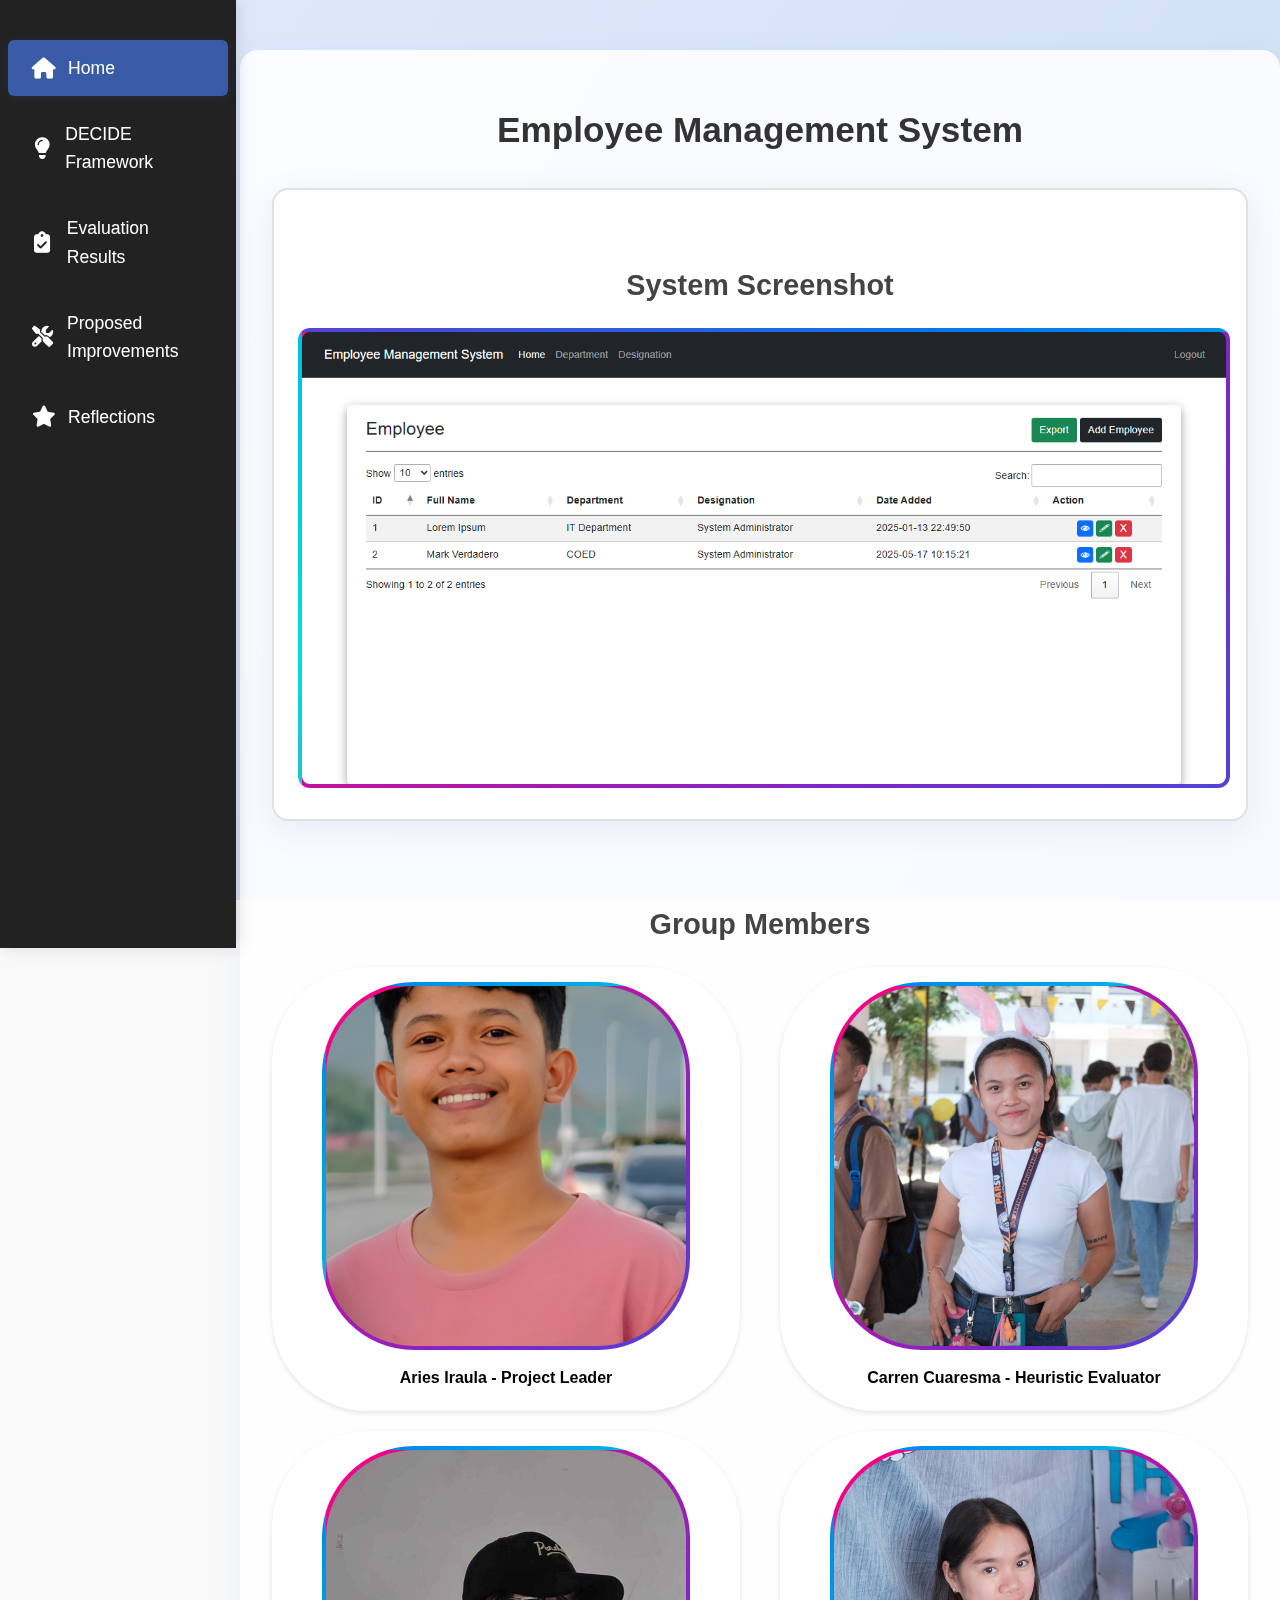
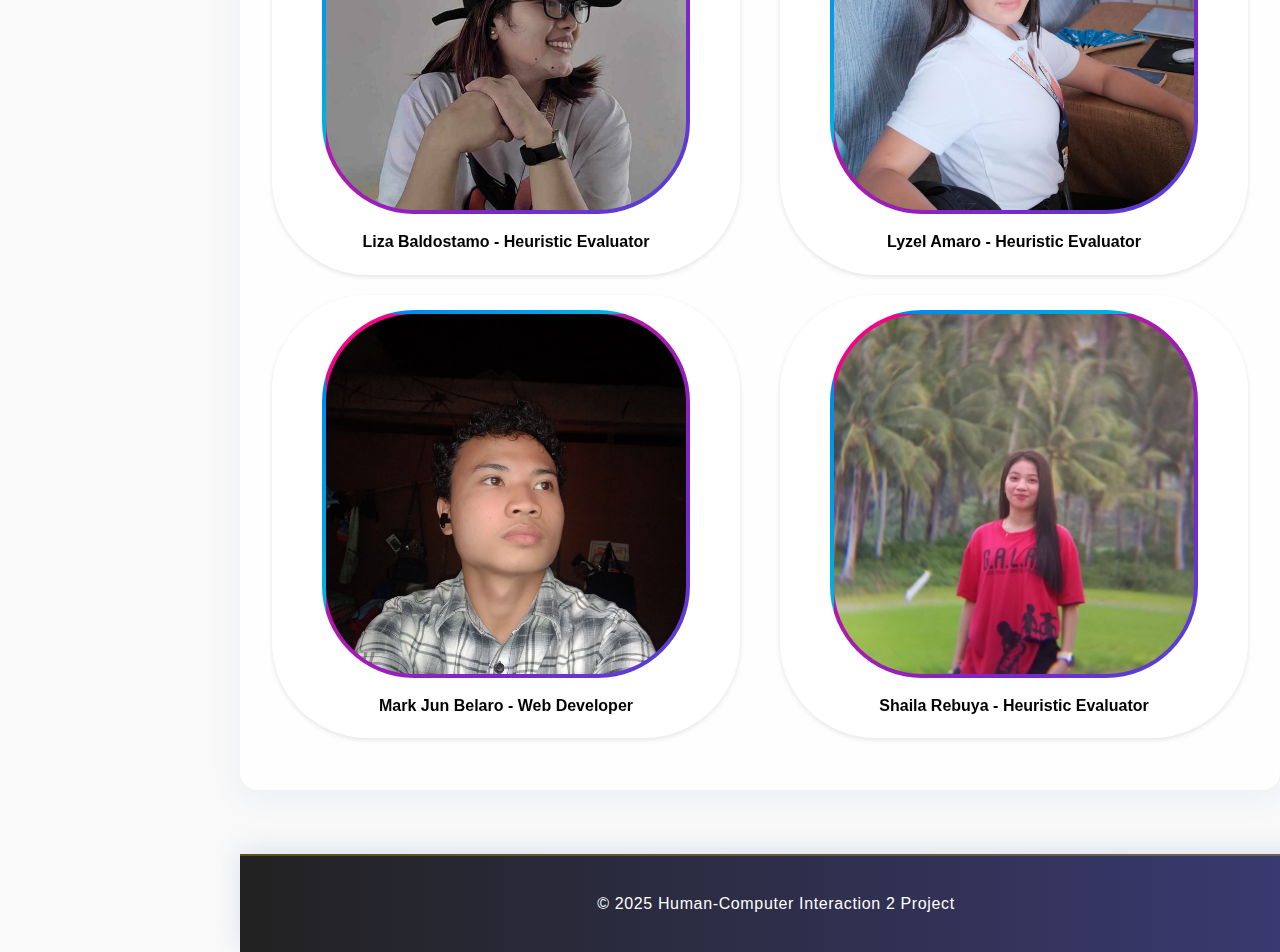
<file: index.html>
<!DOCTYPE html>
<html lang="en">
<head>
  <meta charset="UTF-8" />
  <meta name="viewport" content="width=device-width, initial-scale=1.0" />
  <title>Home | Heuristic Evaluation Report</title>
  <link rel="stylesheet" href="style.css" />
  <link rel="stylesheet" href="https://cdnjs.cloudflare.com/ajax/libs/font-awesome/6.4.2/css/all.min.css" />
</head>
<body class="home-page">
  <nav class="sidebar">
    <ul>
      <li><a href="index.html" class="active"><i class="fas fa-home"></i> Home</a></li>
      <li><a href="decide.html"><i class="fas fa-lightbulb"></i> DECIDE Framework</a></li>
      <li><a href="evaluation.html"><i class="fas fa-clipboard-check"></i> Evaluation Results</a></li>
      <li><a href="improvements.html"><i class="fas fa-tools"></i> Proposed Improvements</a></li>
      <li><a href="reflections.html"><i class="fas fa-star"></i> Reflections</a></li>
    </ul>
  </nav>
  <main>
    <h1>Employee Management System</h1>
    <div class="system-screenshot enhanced">
      <h2>System Screenshot</h2>
      <img src="Assets/System Screenshot.png" alt="System Screenshot" />
    </div>
    <div class="group-members">
      <h2>Group Members</h2>
      <div class="members-grid">
        <div class="member">
          <img src="Assets/aries iraula (2).jfif" alt="Aries Iraula" />
          <p>Aries Iraula - Project Leader</p>
        </div>
        <div class="member">
          <img src="Assets/Carren Cuaresma.jpg" alt="Carren Cuaresma" />
          <p>Carren Cuaresma - Heuristic Evaluator</p>
        </div>
        <div class="member">
          <img src="Assets/Liza Baldostamo.jpg" alt="Liza Baldostamo" />
          <p>Liza Baldostamo - Heuristic Evaluator</p>
        </div>
        <div class="member">
          <img src="Assets/Lyzel Amaro.jpg" alt="Lyzel Amaro" />
          <p>Lyzel Amaro - Heuristic Evaluator</p>
        </div>
        <div class="member">
          <img src="Assets/mark jun belaro.JPG" alt="Mark Jun Belaro" />
          <p>Mark Jun Belaro - Web Developer</p>
        </div>
        <div class="member">
          <img src="Assets/Shaila Rebuya.jfif" alt="Shaila Rebuya" />
          <p>Shaila Rebuya - Heuristic Evaluator</p>
        </div>
      </div>
    </div>
  </main>
  <footer>
    <p>&copy; 2025 Human-Computer Interaction 2 Project</p>
  </footer>
</body>
</html>
</file>
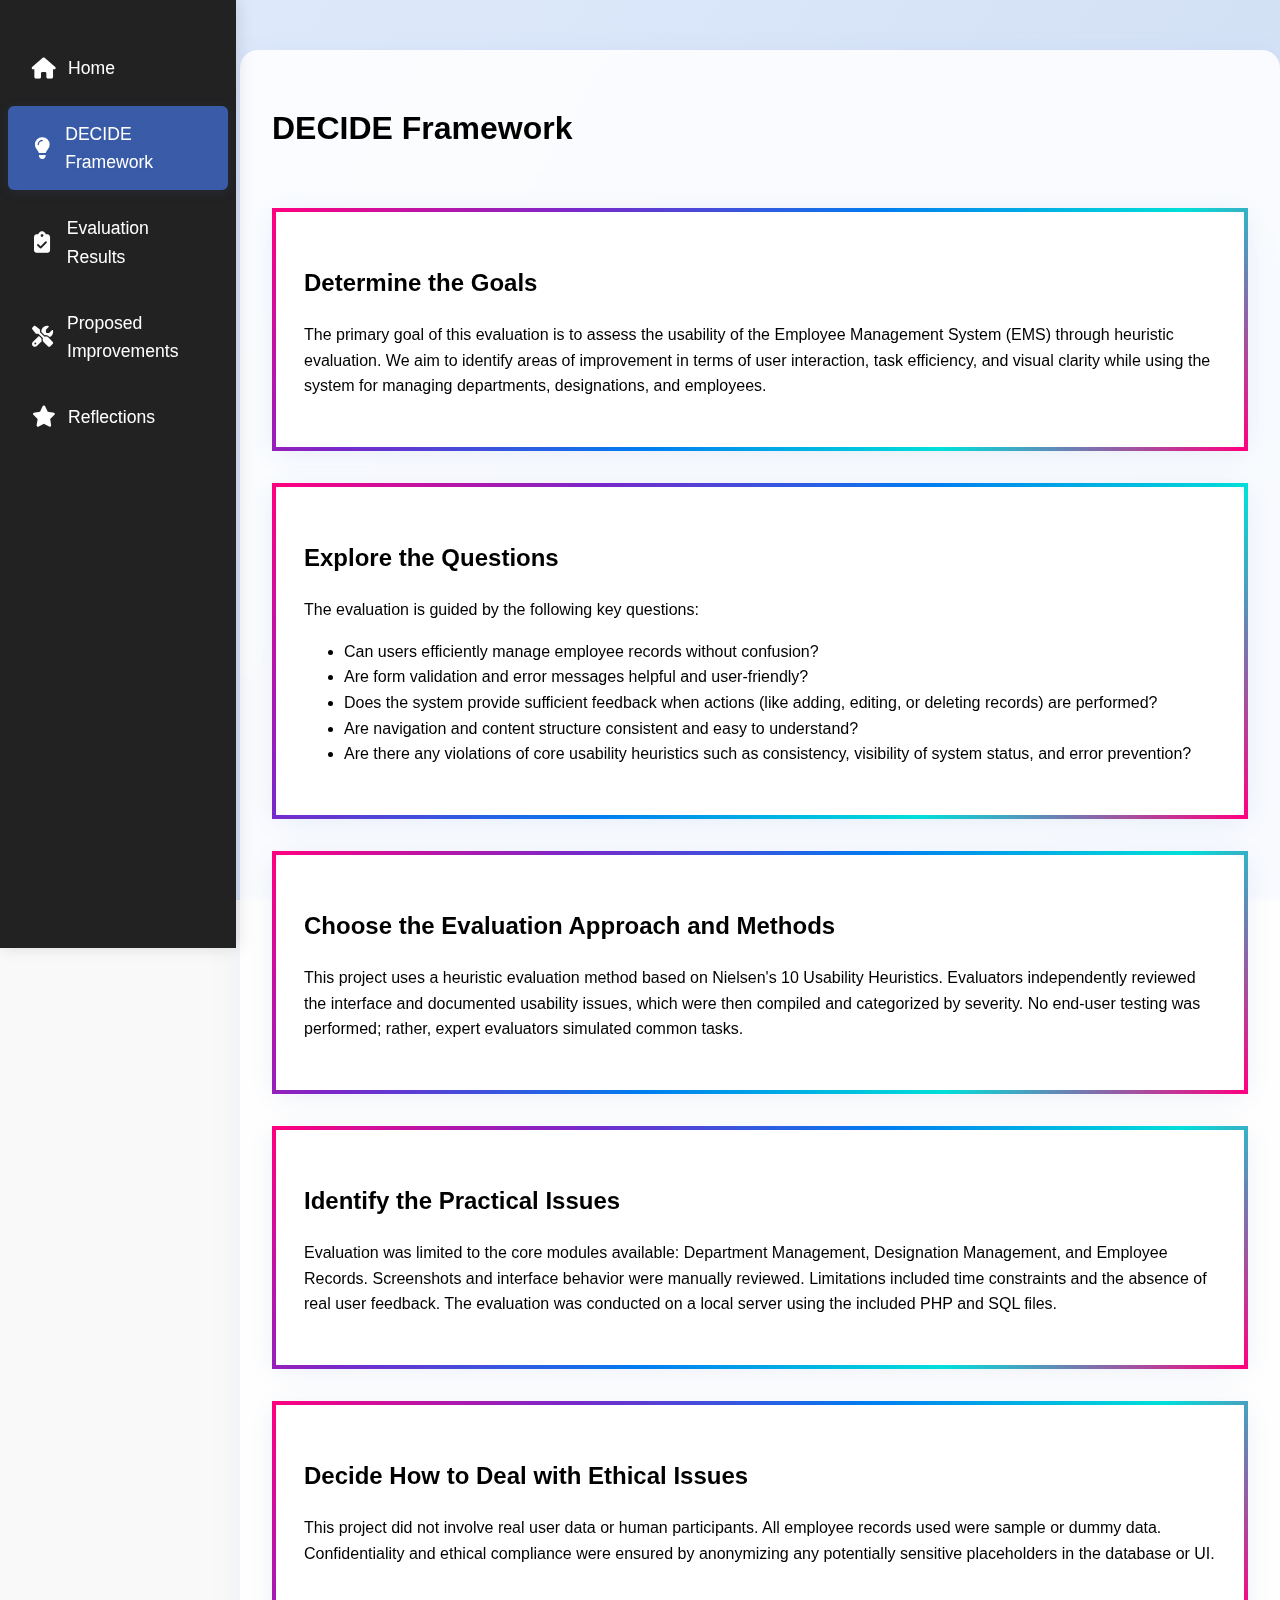
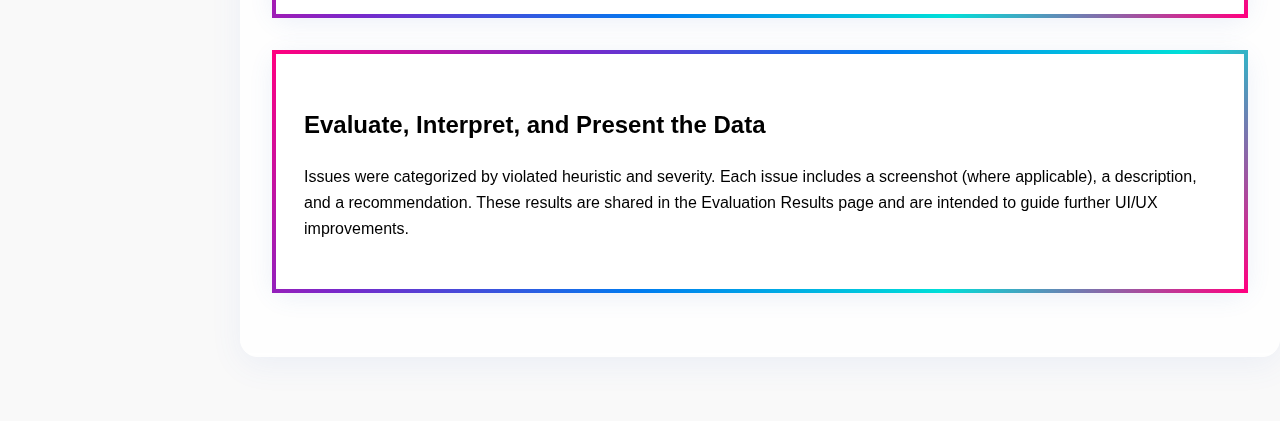
<file: decide.html>
<!DOCTYPE html>
<html lang="en">
<head>
  <meta charset="UTF-8">
  <meta name="viewport" content="width=device-width, initial-scale=1.0">
  <title>DECIDE Framework | Heuristic Evaluation Report</title>
  <link rel="stylesheet" href="style.css">
  <link rel="stylesheet" href="https://cdnjs.cloudflare.com/ajax/libs/font-awesome/6.4.2/css/all.min.css" />
</head>
<body class="decide-page">
  <nav class="sidebar">
    <ul>
      <li><a href="index.html"><i class="fas fa-home"></i> Home</a></li>
      <li><a href="decide.html" class="active"><i class="fas fa-lightbulb"></i> DECIDE Framework</a></li>
      <li><a href="evaluation.html"><i class="fas fa-clipboard-check"></i> Evaluation Results</a></li>
      <li><a href="improvements.html"><i class="fas fa-tools"></i> Proposed Improvements</a></li>
      <li><a href="reflections.html"><i class="fas fa-star"></i> Reflections</a></li>
    </ul>
  </nav>
<main>
  <h1>DECIDE Framework</h1>

  <div class="decide-cards">
    <section class="decide-card spectrum-card">
      <h2>Determine the Goals</h2>
      <p>The primary goal of this evaluation is to assess the usability of the Employee Management System (EMS) through heuristic evaluation. We aim to identify areas of improvement in terms of user interaction, task efficiency, and visual clarity while using the system for managing departments, designations, and employees.</p>
    </section>

    <section class="decide-card spectrum-card">
      <h2>Explore the Questions</h2>
      <p>The evaluation is guided by the following key questions:</p>
      <ul>
        <li>Can users efficiently manage employee records without confusion?</li>
        <li>Are form validation and error messages helpful and user-friendly?</li>
        <li>Does the system provide sufficient feedback when actions (like adding, editing, or deleting records) are performed?</li>
        <li>Are navigation and content structure consistent and easy to understand?</li>
        <li>Are there any violations of core usability heuristics such as consistency, visibility of system status, and error prevention?</li>
      </ul>
    </section>

    <section class="decide-card spectrum-card">
      <h2>Choose the Evaluation Approach and Methods</h2>
      <p>This project uses a heuristic evaluation method based on Nielsen's 10 Usability Heuristics. Evaluators independently reviewed the interface and documented usability issues, which were then compiled and categorized by severity. No end-user testing was performed; rather, expert evaluators simulated common tasks.</p>
    </section>

    <section class="decide-card spectrum-card">
      <h2>Identify the Practical Issues</h2>
      <p>Evaluation was limited to the core modules available: Department Management, Designation Management, and Employee Records. Screenshots and interface behavior were manually reviewed. Limitations included time constraints and the absence of real user feedback. The evaluation was conducted on a local server using the included PHP and SQL files.</p>
    </section>

    <section class="decide-card spectrum-card">
      <h2>Decide How to Deal with Ethical Issues</h2>
      <p>This project did not involve real user data or human participants. All employee records used were sample or dummy data. Confidentiality and ethical compliance were ensured by anonymizing any potentially sensitive placeholders in the database or UI.</p>
    </section>

    <section class="decide-card spectrum-card">
      <h2>Evaluate, Interpret, and Present the Data</h2>
      <p>Issues were categorized by violated heuristic and severity. Each issue includes a screenshot (where applicable), a description, and a recommendation. These results are shared in the Evaluation Results page and are intended to guide further UI/UX improvements.</p>
    </section>
  </div>
</main>
</body>
</html>
</file>
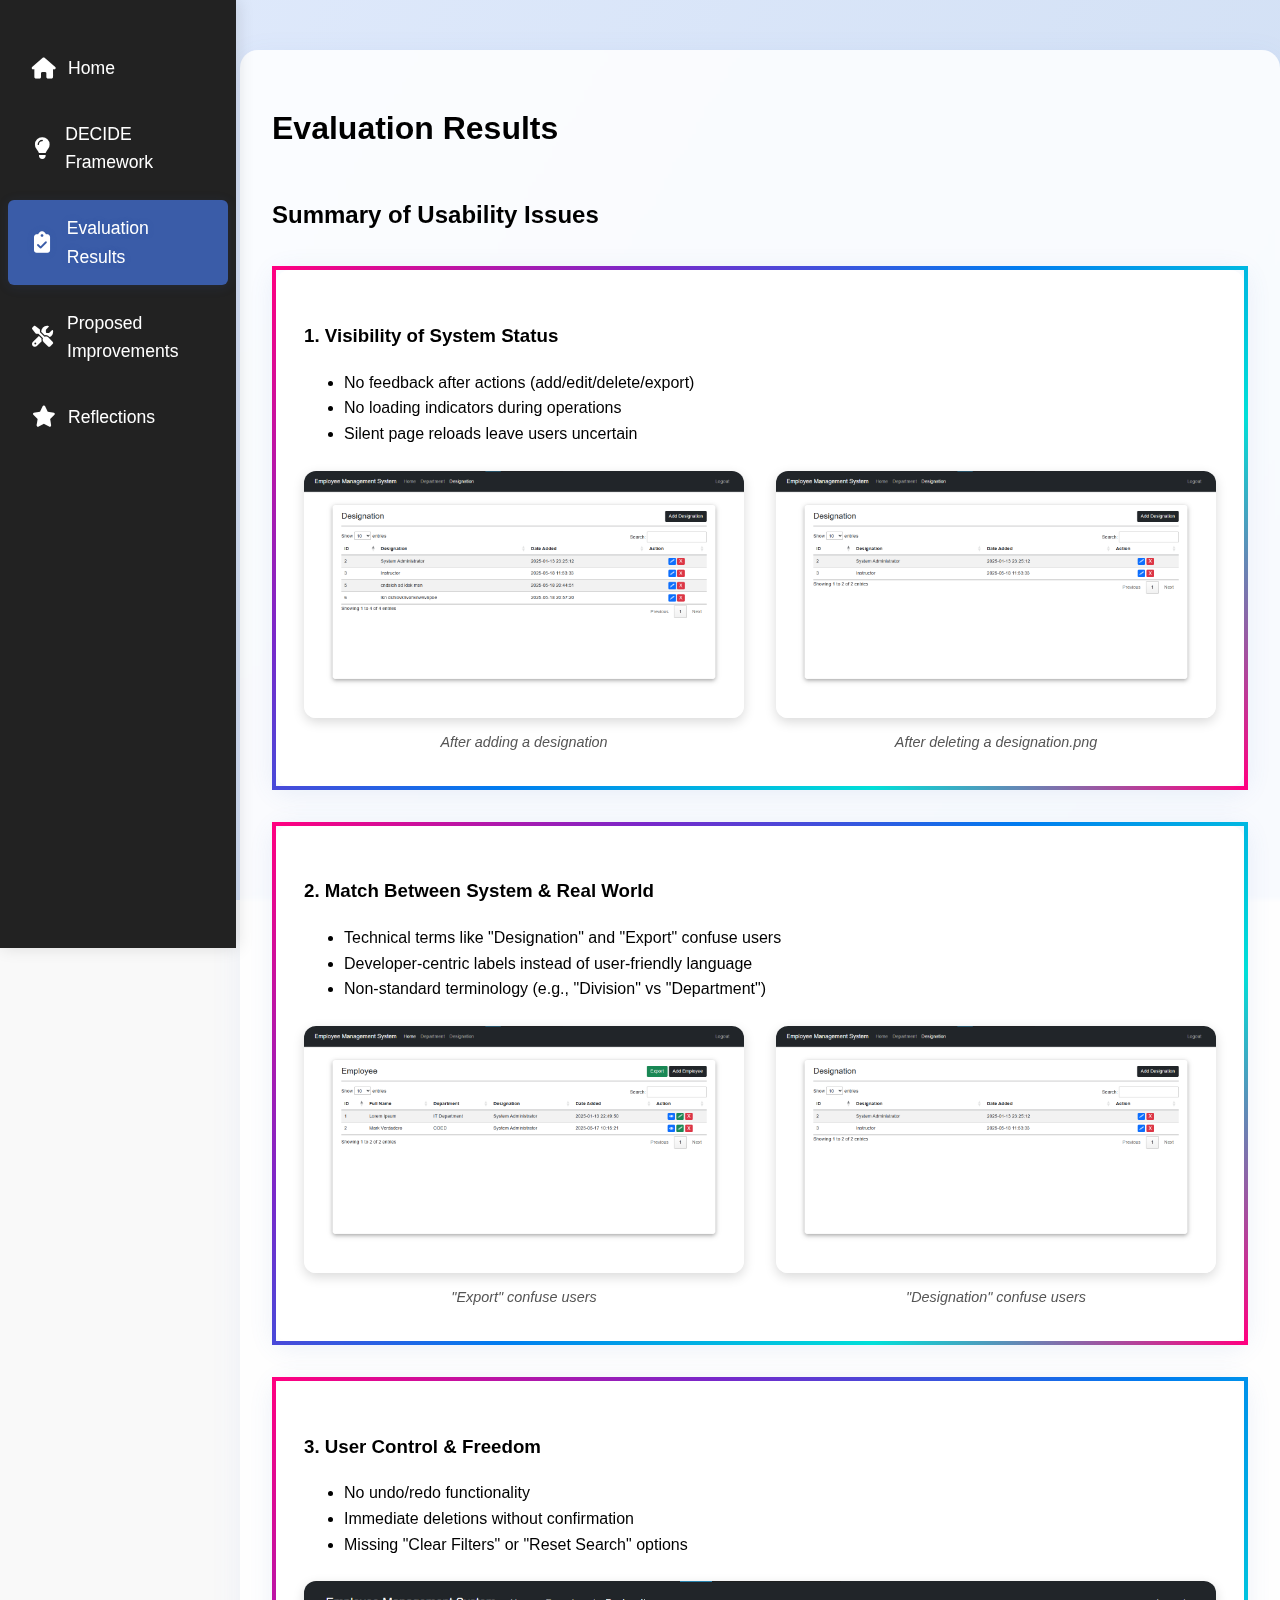
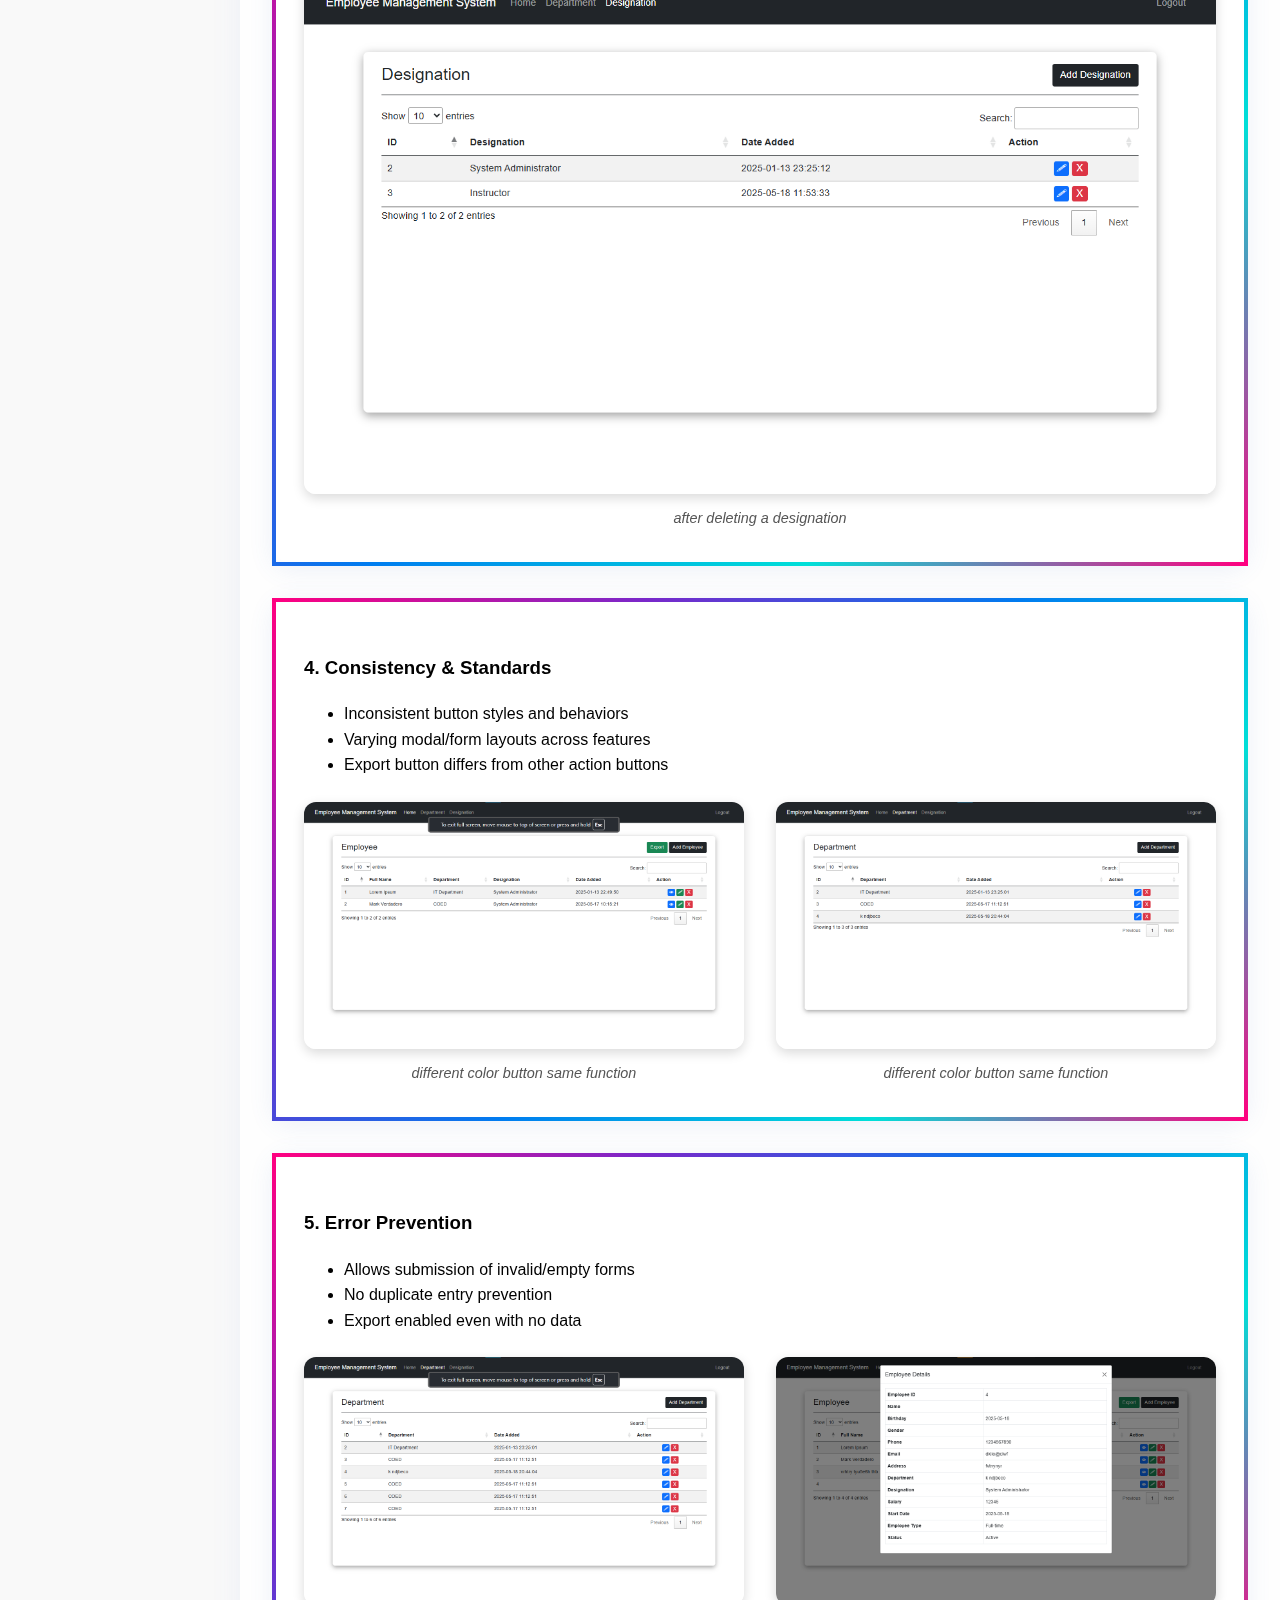
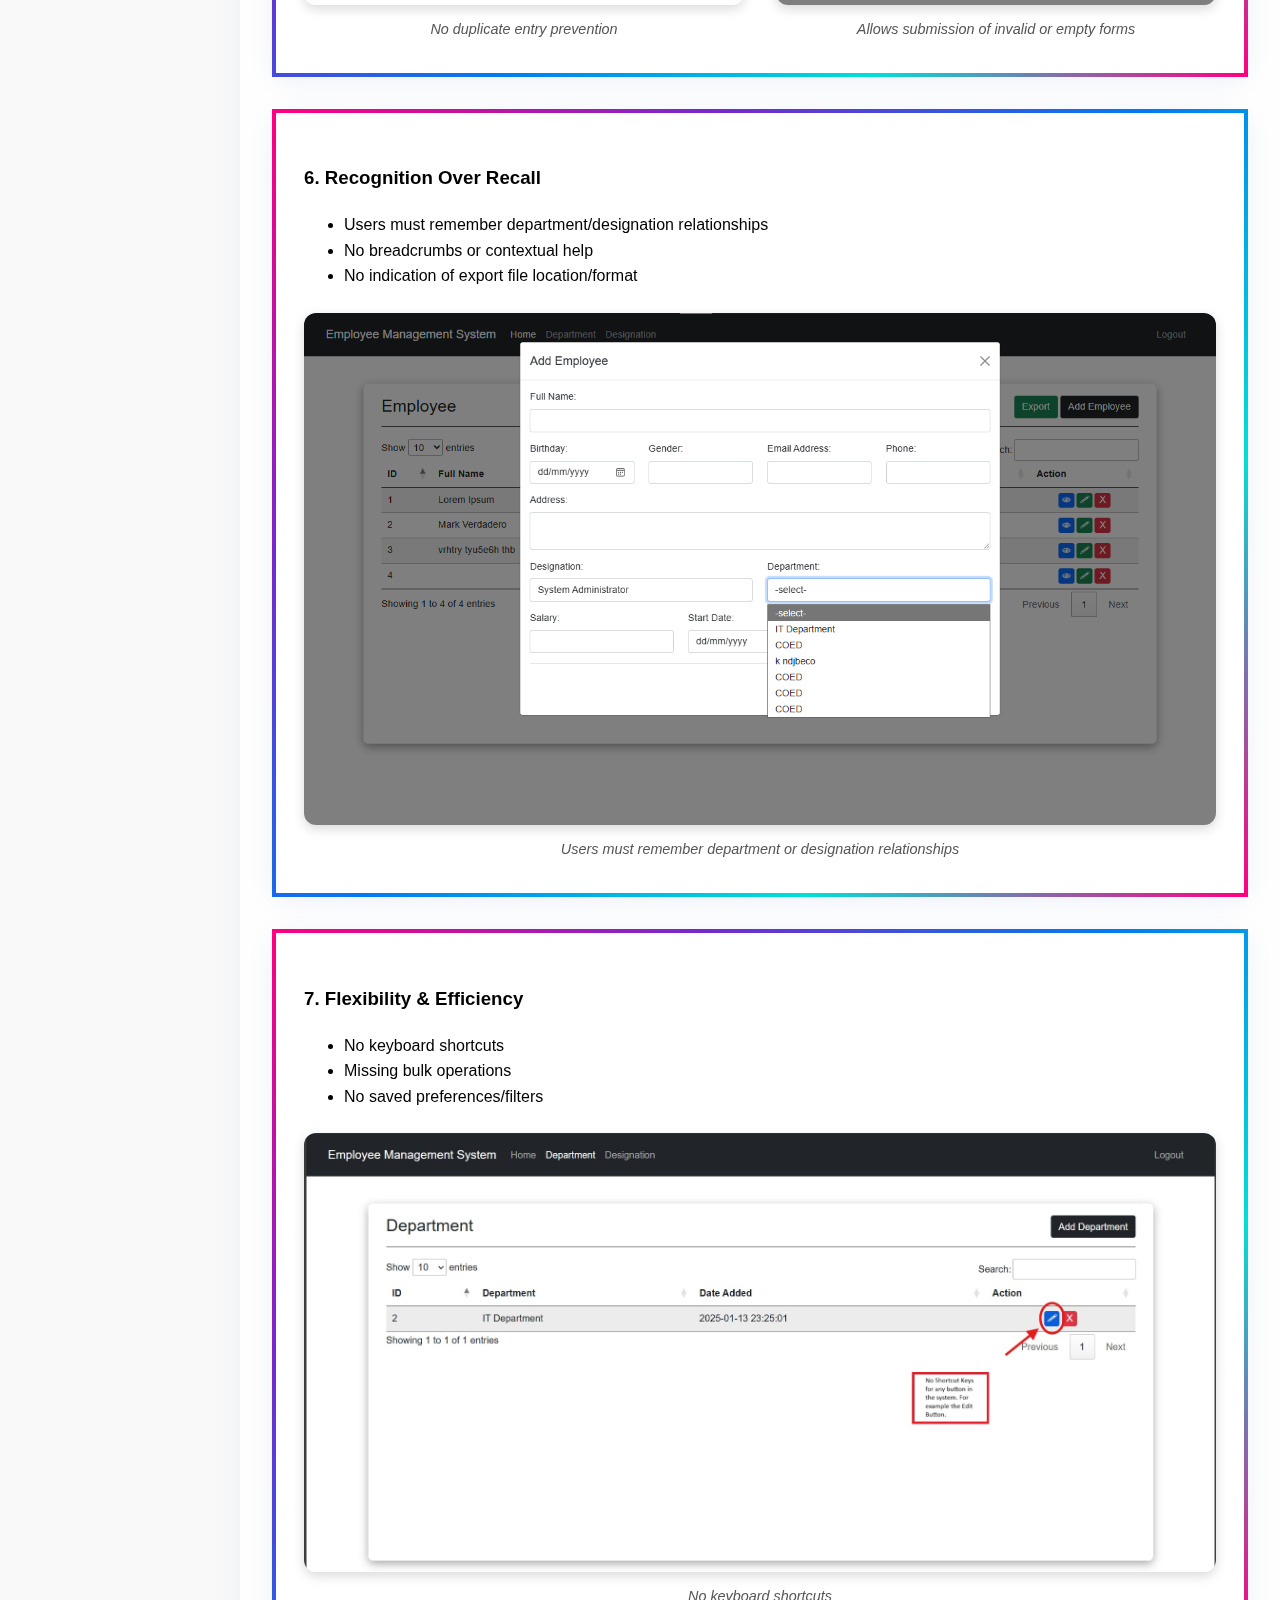
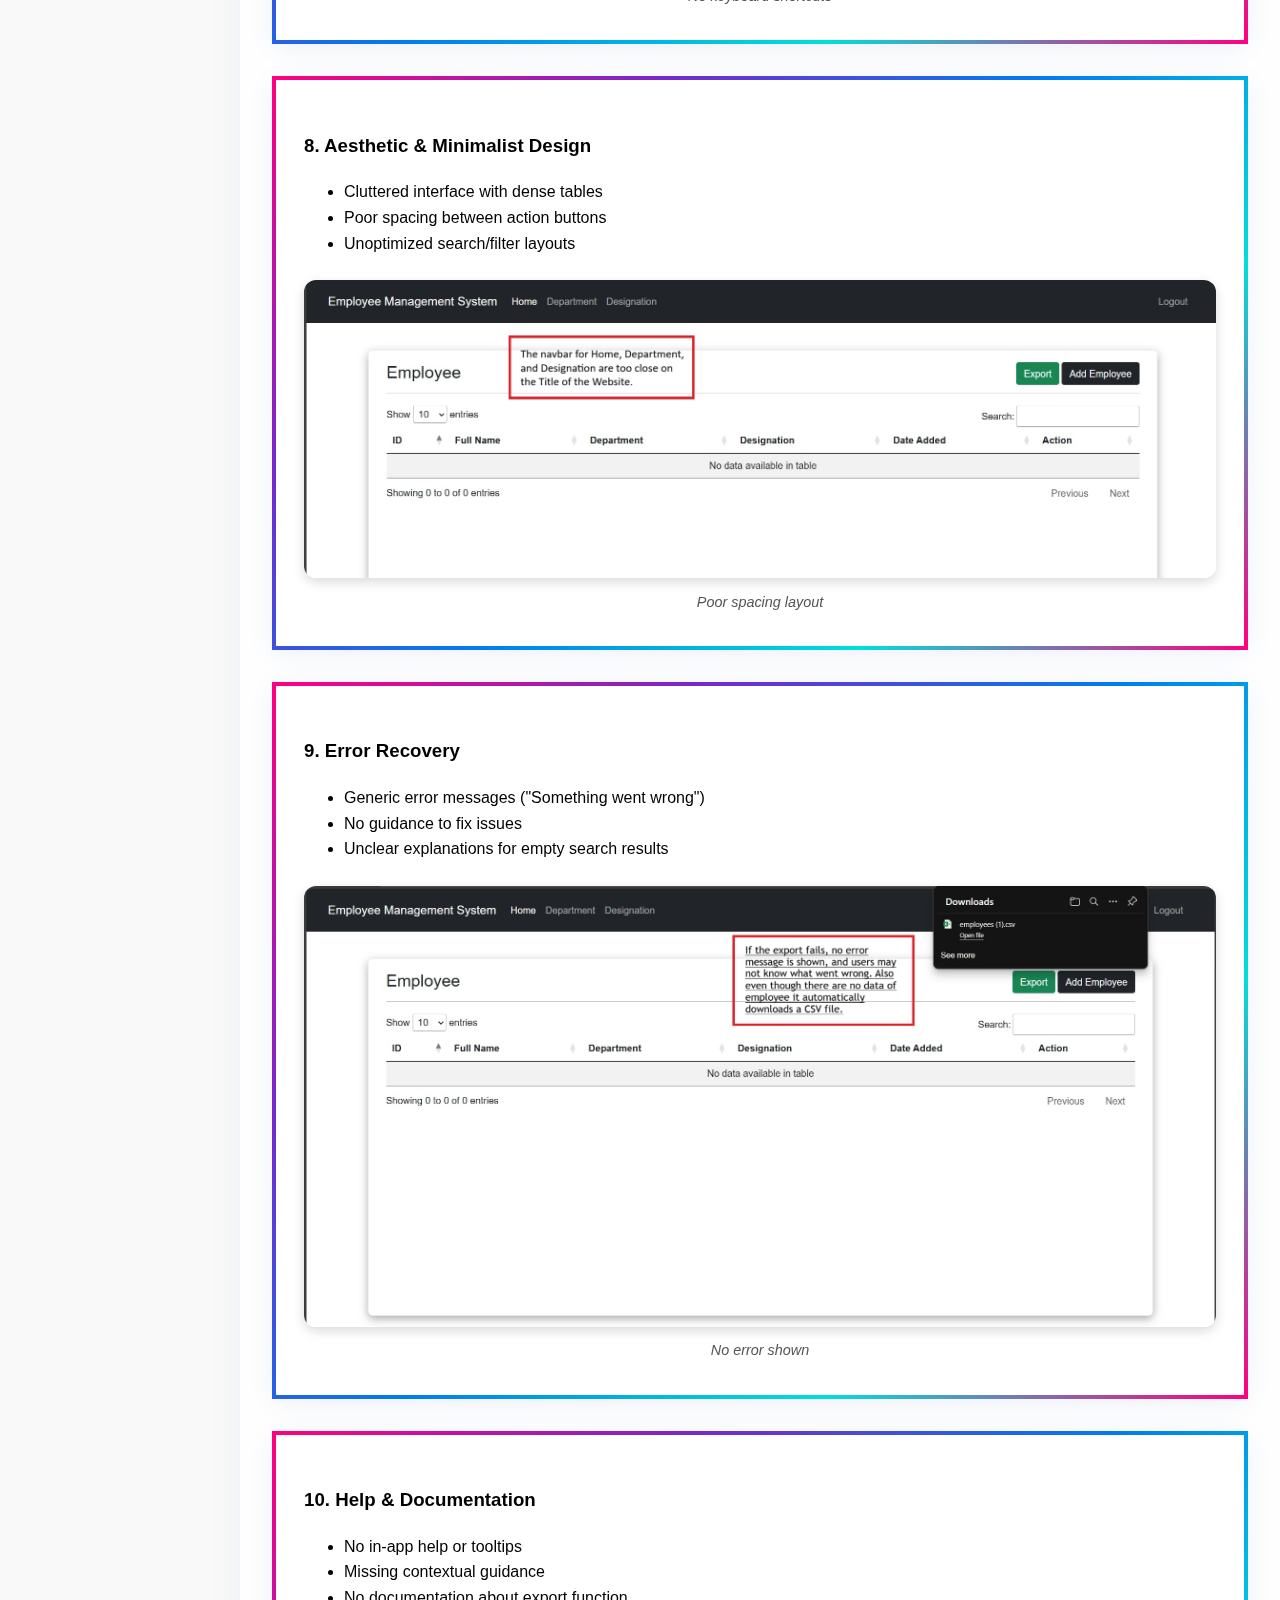
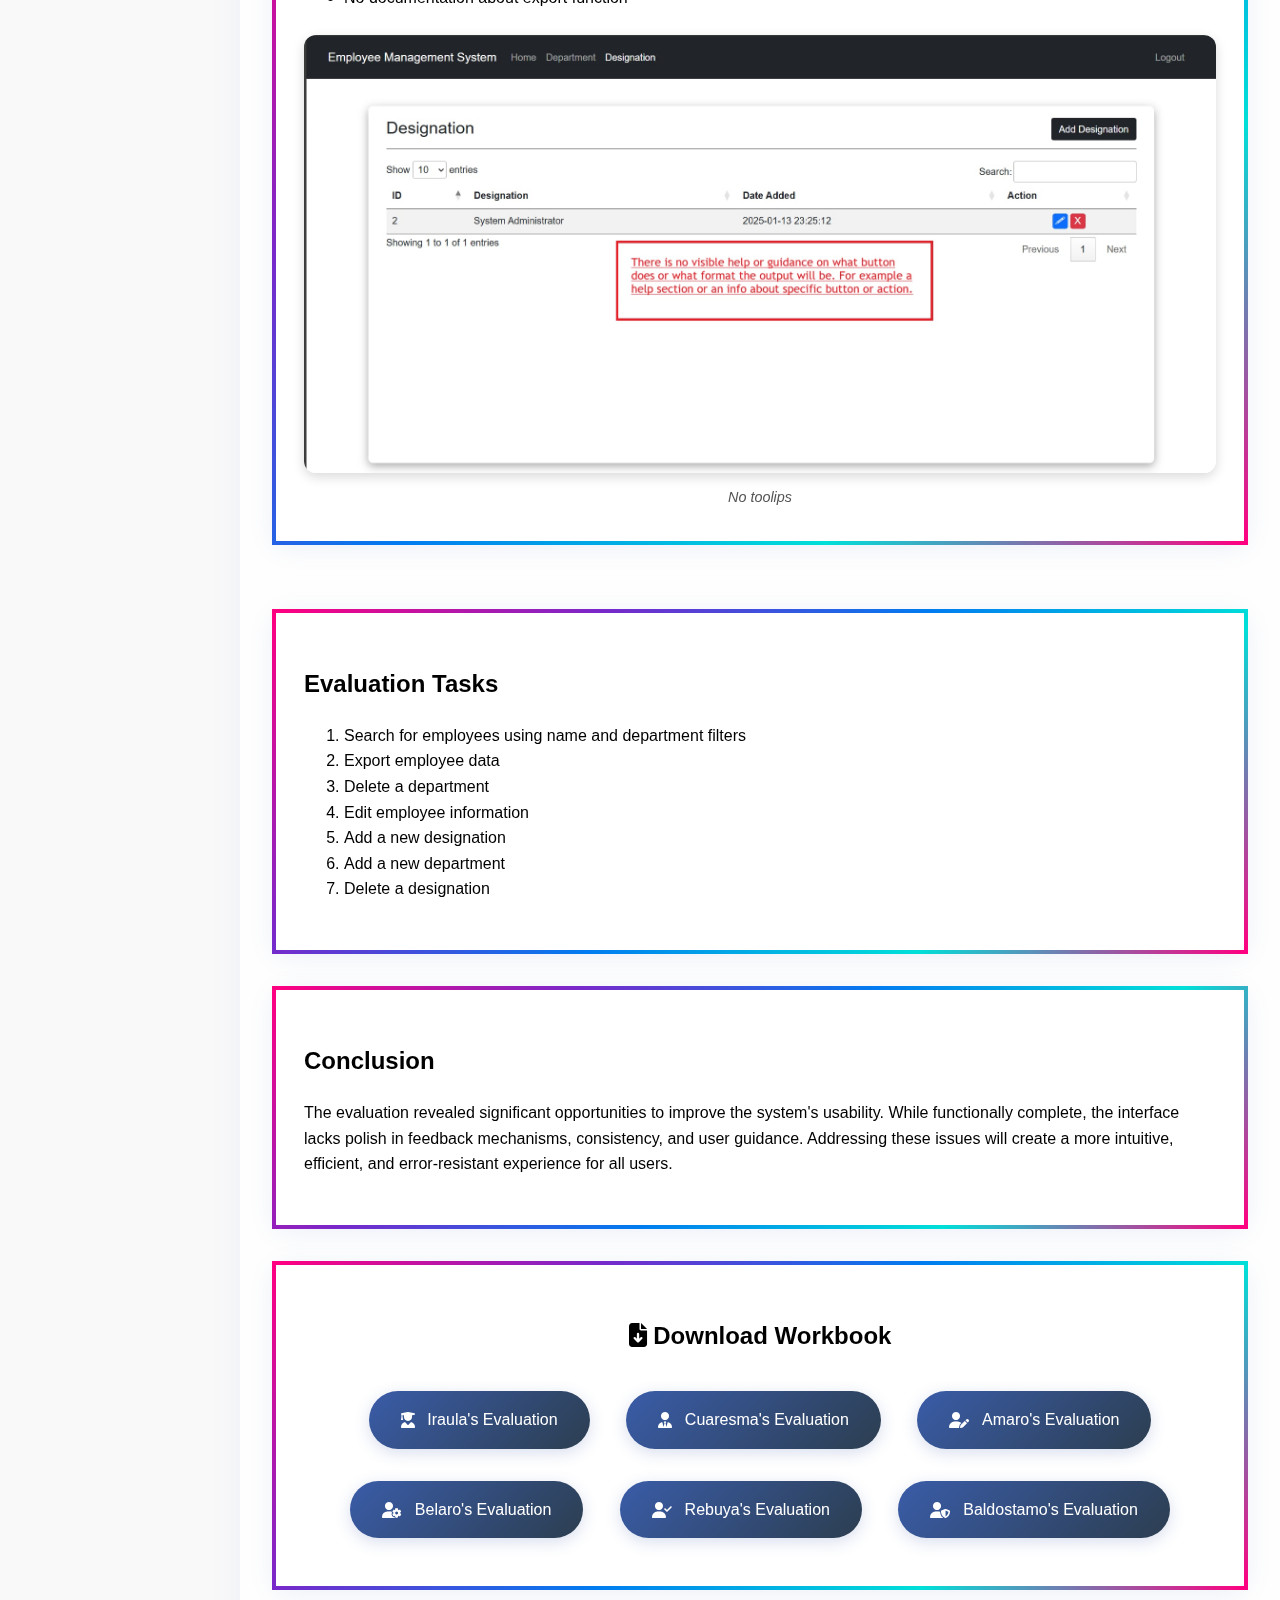
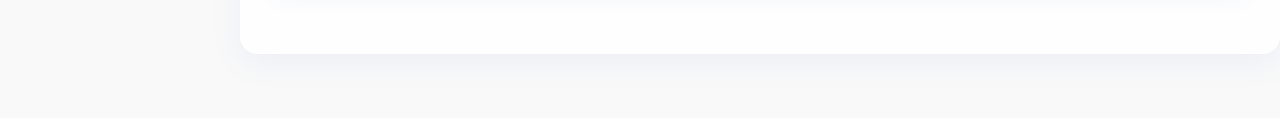
<file: evaluation.html>
<!DOCTYPE html>
<html lang="en">
<head>
  <meta charset="UTF-8">
  <meta name="viewport" content="width=device-width, initial-scale=1.0">
  <title>Evaluation Results | Heuristic Evaluation Report</title>
  <link rel="stylesheet" href="style.css">
  <link rel="stylesheet" href="https://cdnjs.cloudflare.com/ajax/libs/font-awesome/6.4.2/css/all.min.css" />
</head>
<body class="evaluation-page">
  <nav class="sidebar">
    <ul>
      <li><a href="index.html"><i class="fas fa-home"></i> Home</a></li>
      <li><a href="decide.html"><i class="fas fa-lightbulb"></i> DECIDE Framework</a></li>
      <li><a href="evaluation.html" class="active"><i class="fas fa-clipboard-check"></i> Evaluation Results</a></li>
      <li><a href="improvements.html"><i class="fas fa-tools"></i> Proposed Improvements</a></li>
      <li><a href="reflections.html"><i class="fas fa-star"></i> Reflections</a></li>
    </ul>
  </nav>
  <main>
    <h1>Evaluation Results</h1>
    <section>
      <h2>Summary of Usability Issues</h2>
      
      <div class="decide-cards">
        <div class="decide-card spectrum-card">
          <h3>1. Visibility of System Status</h3>
          <ul>
            <li>No feedback after actions (add/edit/delete/export)</li>
            <li>No loading indicators during operations</li>
            <li>Silent page reloads leave users uncertain</li>
          </ul>

            <div class="screenshot-grid">
              <figure>
                <img src="Assets/Issue/after adding a designation.png" alt="after adding a designation" class="evaluation-screenshot">
                <figcaption>After adding a designation</figcaption>
              </figure>
              <figure>
                <img src="Assets/Issue/after deleting a designation.png" alt="after deleting a designation" class="evaluation-screenshot">
                <figcaption>After deleting a designation.png</figcaption>
              </figure>
            </div>
        </div>

        <div class="decide-card spectrum-card">
          <h3>2. Match Between System & Real World</h3>
          <ul>
            <li>Technical terms like "Designation" and "Export" confuse users</li>
            <li>Developer-centric labels instead of user-friendly language</li>
            <li>Non-standard terminology (e.g., "Division" vs "Department")</li>
          </ul>

            <div class="screenshot-grid">
              <figure>
                <img src="Assets/Issue/issue 2.png" alt="Export confuse users" class="evaluation-screenshot">
                <figcaption>"Export" confuse users</figcaption>
              </figure>
              <figure>
                <img src="Assets/Issue/issue 22.png" alt="Designation confuse users" class="evaluation-screenshot">
                <figcaption>"Designation" confuse users</figcaption>
              </figure>
            </div>
        </div>

        <div class="decide-card spectrum-card">
          <h3>3. User Control & Freedom</h3>
          <ul>
            <li>No undo/redo functionality</li>
            <li>Immediate deletions without confirmation</li>
            <li>Missing "Clear Filters" or "Reset Search" options</li>
          </ul>

            <div class="screenshot-grid">
              <figure>
                <img src="Assets/Issue/after deleting a designation.png" alt="after deleting a designation" class="evaluation-screenshot">
                <figcaption>after deleting a designation</figcaption>
              </figure>
            </div>
        </div>

        <div class="decide-card spectrum-card">
          <h3>4. Consistency & Standards</h3>
          <ul>
            <li>Inconsistent button styles and behaviors</li>
            <li>Varying modal/form layouts across features</li>
            <li>Export button differs from other action buttons</li>
          </ul>

            <div class="screenshot-grid">
              <figure>
                <img src="Assets/Issue/different color button.png" alt="different color button" class="evaluation-screenshot">
                <figcaption>different color button same function</figcaption>
              </figure>
              <figure>
                <img src="Assets/Issue/different color button 2.png" alt="different color button" class="evaluation-screenshot">
                <figcaption>different color button same function</figcaption>
              </figure>
            </div>
        </div>

        <div class="decide-card spectrum-card">
          <h3>5. Error Prevention</h3>
          <ul>
            <li>Allows submission of invalid/empty forms</li>
            <li>No duplicate entry prevention</li>
            <li>Export enabled even with no data</li>
          </ul>

            <div class="screenshot-grid">
              <figure>
                <img src="Assets/Issue/No duplicate entry prevention.png" alt="No duplicate entry prevention" class="evaluation-screenshot">
                <figcaption>No duplicate entry prevention</figcaption>
              </figure>
              <figure>
                <img src="Assets/Issue/Allows submission of invalid or empty forms.png" alt="Allows submission of invalid or empty forms." class="evaluation-screenshot">
                <figcaption>Allows submission of invalid or empty forms</figcaption>
              </figure>
            </div>
        </div>

        <div class="decide-card spectrum-card">
          <h3>6. Recognition Over Recall</h3>
          <ul>
            <li>Users must remember department/designation relationships</li>
            <li>No breadcrumbs or contextual help</li>
            <li>No indication of export file location/format</li>
          </ul>

              <div class="screenshot-grid">
                <figure>
                <img src="Assets/Issue/Users must remember department or designation relationships.png" alt="Users must remember department or designation relationships" class="evaluation-screenshot">
                <figcaption>Users must remember department or designation relationships</figcaption>
                </figure>
              </div>
        </div>

        <div class="decide-card spectrum-card">
          <h3>7. Flexibility & Efficiency</h3>
          <ul>
            <li>No keyboard shortcuts</li>
            <li>Missing bulk operations</li>
            <li>No saved preferences/filters</li>
          </ul>
            <div class="screenshot-grid">
              <figure>
                <img src="Assets/Issue/No Shortcuts.jfif" alt="no keyboard shortcuts" class="evaluation-screenshot">
                <figcaption>No keyboard shortcuts</figcaption>
              </figure>
            </div>
        </div>

        <div class="decide-card spectrum-card">
          <h3>8. Aesthetic & Minimalist Design</h3>
          <ul>
            <li>Cluttered interface with dense tables</li>
            <li>Poor spacing between action buttons</li>
            <li>Unoptimized search/filter layouts</li>
          </ul>
            <div class="screenshot-grid">
              <figure>
                <img src="Assets/Issue/Poor spacing layout.jfif" alt="Poor spacing layout" class="evaluation-screenshot">
                <figcaption>Poor spacing layout</figcaption>
              </figure>
            </div>
        </div>

        <div class="decide-card spectrum-card">
          <h3>9. Error Recovery</h3>
          <ul>
            <li>Generic error messages ("Something went wrong")</li>
            <li>No guidance to fix issues</li>
            <li>Unclear explanations for empty search results</li>
          </ul>
            <div class="screenshot-grid">
              <figure>
                <img src="Assets/Issue/no error shown.jfif" alt="no error shown" class="evaluation-screenshot">
                <figcaption>No error shown</figcaption>
              </figure>
        </div>
        </div>

        <div class="decide-card spectrum-card">
          <h3>10. Help & Documentation</h3>
          <ul>
            <li>No in-app help or tooltips</li>
            <li>Missing contextual guidance</li>
            <li>No documentation about export function</li>
          </ul>
          <div class="screenshot-grid">
              <figure>
                <img src="Assets/Issue/no tooltips.jfif" alt="no tooltips" class="evaluation-screenshot">
                <figcaption>No toolips</figcaption>
              </figure>
          </div>
        </div>
      </div>
    </section>

      <div class="box-cards">
        <section class="box-card spectrum-card">
          <h2>Evaluation Tasks</h2>
          <ol>
            <li>Search for employees using name and department filters</li>
            <li>Export employee data</li>
            <li>Delete a department</li>
            <li>Edit employee information</li>
            <li>Add a new designation</li>
            <li>Add a new department</li>
            <li>Delete a designation</li>
          </ol>
        </section>
        
        <section class="box-card spectrum-card">
          <h2>Conclusion</h2>
          <p>
            The evaluation revealed significant opportunities to improve the system's usability. While functionally complete, the interface lacks polish in feedback mechanisms, consistency, and user guidance. Addressing these issues will create a more intuitive, efficient, and error-resistant experience for all users.
          </p>
        </section>

        <section class="decide-card spectrum-card download-section">
          <h2><i class="fas fa-file-download"></i> Download Workbook</h2>
          <div class="download-grid">
            <a href="workbook/Iraula_BSIT-3C_HCI-2_Heuristic_Evaluation_Workbook_-_Nielsen_Norman_Group.pdf" download class="download-btn">
              <i class="fas fa-user-graduate"></i> Iraula's Evaluation
            </a>
            <a href="workbook/CUARESMA_BSIT3C_HCI2__Employee-Management_Heuristic_Evaluation_Workbook.pdf" download class="download-btn">
              <i class="fas fa-user-tie"></i> Cuaresma's Evaluation
            </a>
            <a href="workbook/Amaro_HCI2_BSIT-3C_Heuristic_Evaluation_WorkBook.pdf" download class="download-btn">
              <i class="fas fa-user-edit"></i> Amaro's Evaluation
            </a>
            <a href="workbook/Belaro_BSIT3C_HCI2_Heuristic_Evaluation_Workbook_-_Nielsen_Norman_Group.pdf" download class="download-btn">
              <i class="fas fa-user-cog"></i> Belaro's Evaluation
            </a>
            <a href="workbook/REBUYA_HCI2_BSIT3C_Heuristic_Evaluation_Workbook.pdf" download class="download-btn">
              <i class="fas fa-user-check"></i> Rebuya's Evaluation
            </a>
            <a href="workbook/LIZA_BALDOSTAMO_HCI2_BSIT3C_Heuristic_Evaluation_Workbook.pdf" download class="download-btn">
              <i class="fas fa-user-shield"></i> Baldostamo's Evaluation
            </a>
          </div>
        </section>
      </div>
  </main>
</body>
</html>
</file>
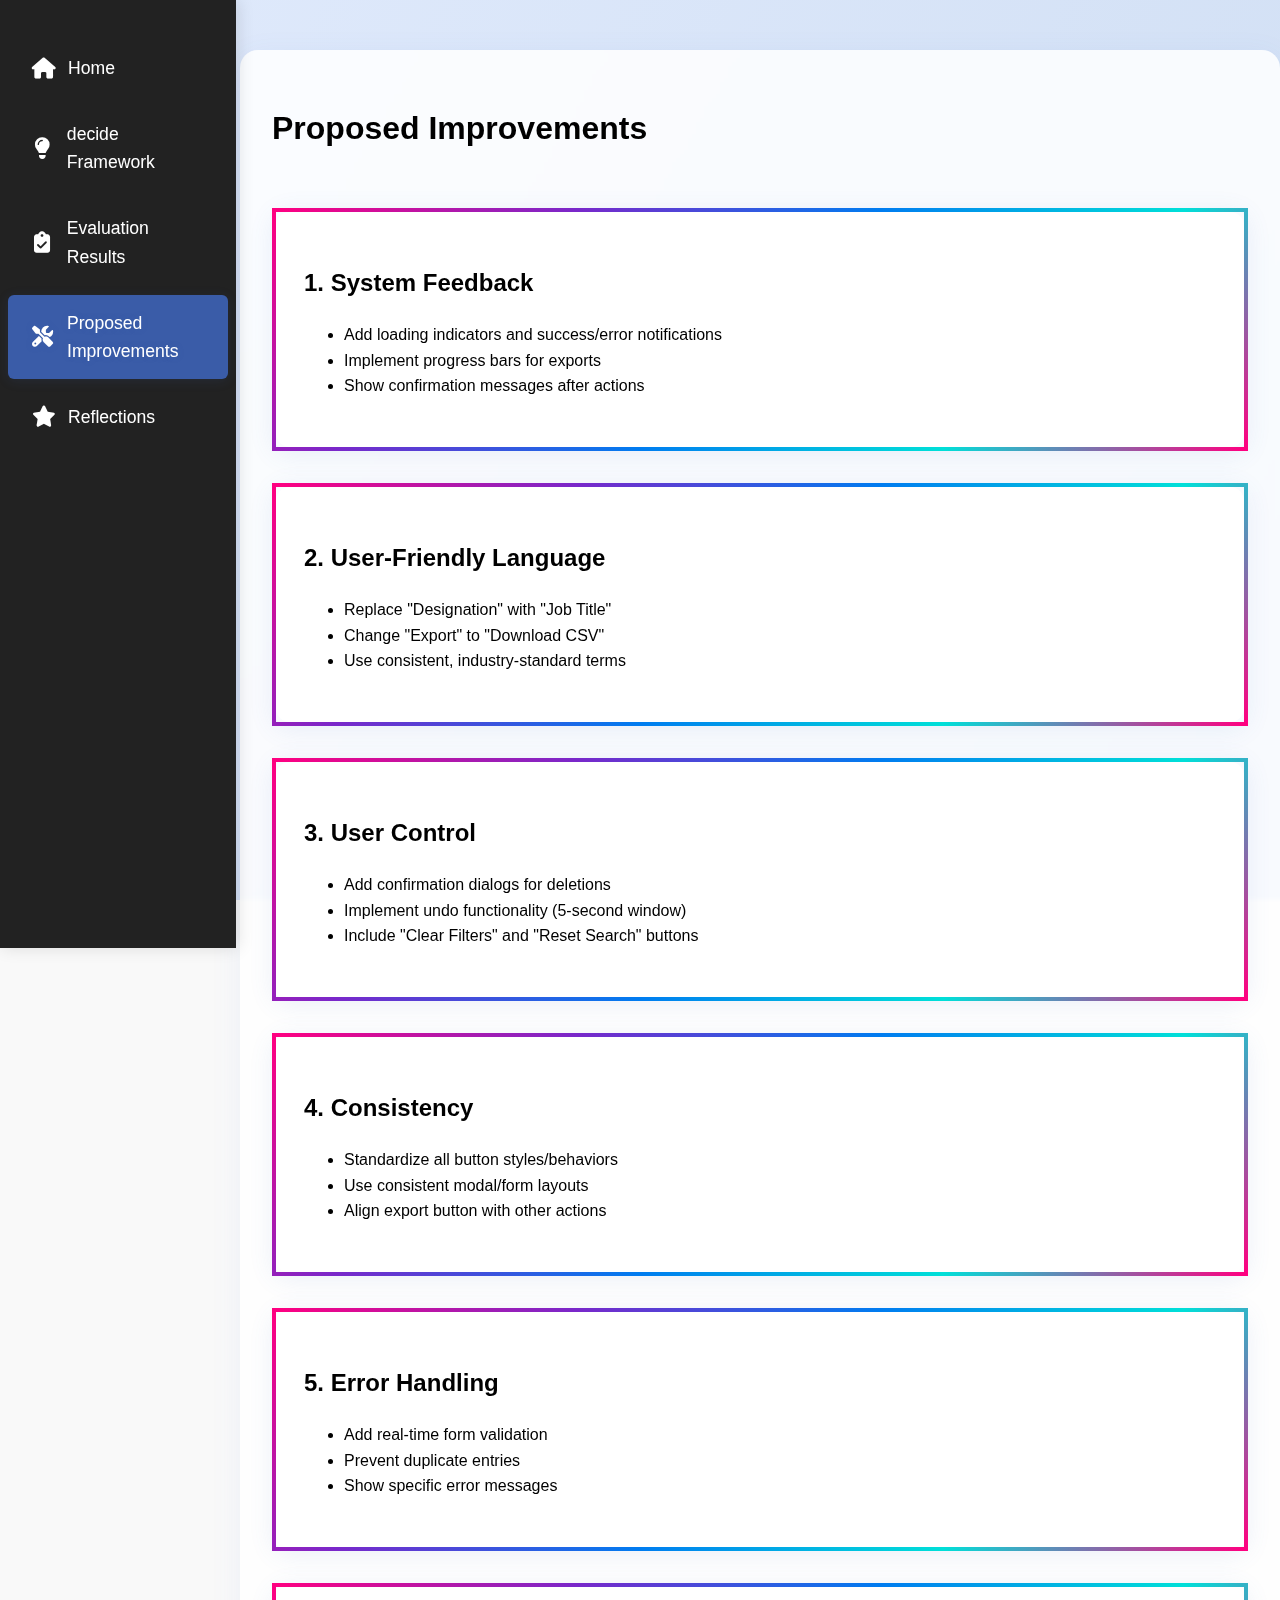
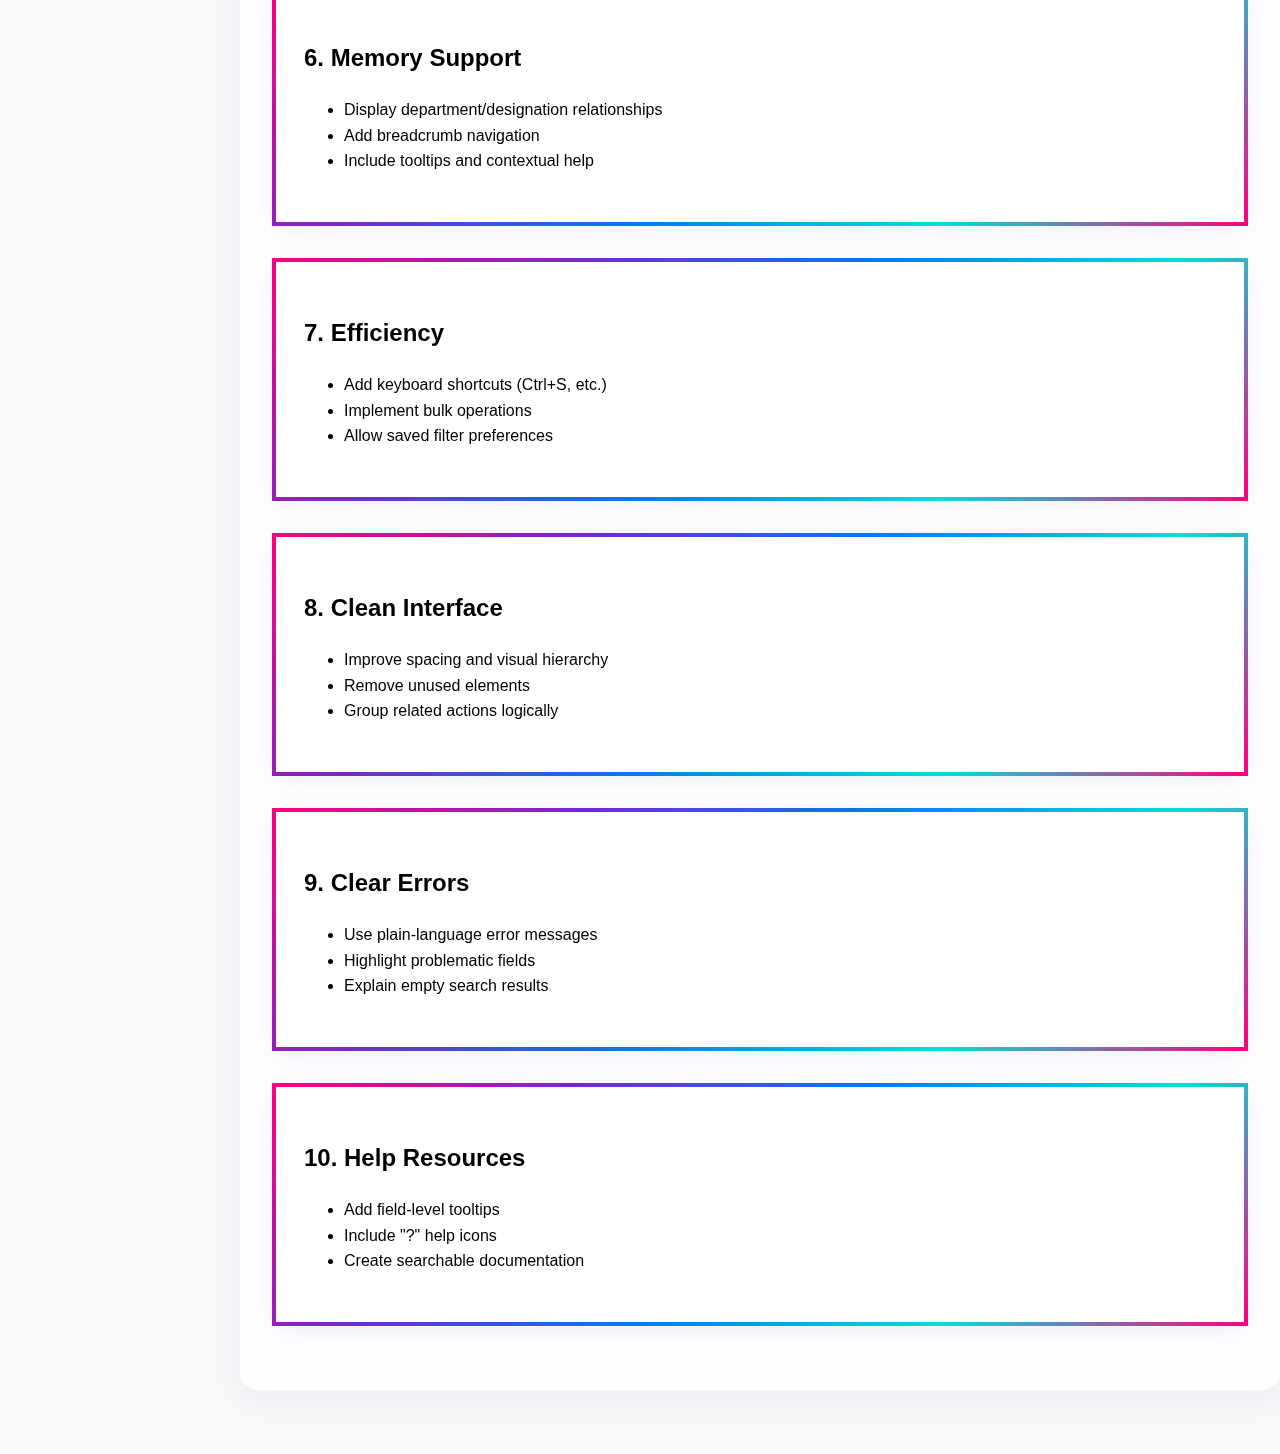
<file: improvements.html>
<!DOCTYPE html>
<html lang="en">
<head>
  <meta charset="UTF-8">
  <meta name="viewport" content="width=device-width, initial-scale=1.0">
  <title>Proposed Improvements | Heuristic Evaluation Report</title>
  <link rel="stylesheet" href="style.css">
  <link rel="stylesheet" href="https://cdnjs.cloudflare.com/ajax/libs/font-awesome/6.4.2/css/all.min.css" />
</head>
<body class="improvements-page">
  <nav class="sidebar">
    <ul>
      <li><a href="index.html"><i class="fas fa-home"></i> Home</a></li>
      <li><a href="decide.html"><i class="fas fa-lightbulb"></i> decide Framework</a></li>
      <li><a href="evaluation.html"><i class="fas fa-clipboard-check"></i> Evaluation Results</a></li>
      <li><a href="improvements.html" class="active"><i class="fas fa-tools"></i> Proposed Improvements</a></li>
      <li><a href="reflections.html"><i class="fas fa-star"></i> Reflections</a></li>
    </ul>
  </nav>

  <main>
    <h1>Proposed Improvements</h1>
    
    <section class="decide-cards">
      <div class="decide-card spectrum-card">
        <h2>1. System Feedback</h2>
        <ul>
          <li>Add loading indicators and success/error notifications</li>
          <li>Implement progress bars for exports</li>
          <li>Show confirmation messages after actions</li>
        </ul>
      </div>

      <div class="decide-card spectrum-card">
        <h2>2. User-Friendly Language</h2>
        <ul>
          <li>Replace "Designation" with "Job Title"</li>
          <li>Change "Export" to "Download CSV"</li>
          <li>Use consistent, industry-standard terms</li>
        </ul>
      </div>

      <div class="decide-card spectrum-card">
        <h2>3. User Control</h2>
        <ul>
          <li>Add confirmation dialogs for deletions</li>
          <li>Implement undo functionality (5-second window)</li>
          <li>Include "Clear Filters" and "Reset Search" buttons</li>
        </ul>
      </div>

      <div class="decide-card spectrum-card">
        <h2>4. Consistency</h2>
        <ul>
          <li>Standardize all button styles/behaviors</li>
          <li>Use consistent modal/form layouts</li>
          <li>Align export button with other actions</li>
        </ul>
      </div>

      <div class="decide-card spectrum-card">
        <h2>5. Error Handling</h2>
        <ul>
          <li>Add real-time form validation</li>
          <li>Prevent duplicate entries</li>
          <li>Show specific error messages</li>
        </ul>
      </div>

      <div class="decide-card spectrum-card">
        <h2>6. Memory Support</h2>
        <ul>
          <li>Display department/designation relationships</li>
          <li>Add breadcrumb navigation</li>
          <li>Include tooltips and contextual help</li>
        </ul>
      </div>

      <div class="decide-card spectrum-card">
        <h2>7. Efficiency</h2>
        <ul>
          <li>Add keyboard shortcuts (Ctrl+S, etc.)</li>
          <li>Implement bulk operations</li>
          <li>Allow saved filter preferences</li>
        </ul>
      </div>

      <div class="decide-card spectrum-card">
        <h2>8. Clean Interface</h2>
        <ul>
          <li>Improve spacing and visual hierarchy</li>
          <li>Remove unused elements</li>
          <li>Group related actions logically</li>
        </ul>
      </div>

      <div class="decide-card spectrum-card">
        <h2>9. Clear Errors</h2>
        <ul>
          <li>Use plain-language error messages</li>
          <li>Highlight problematic fields</li>
          <li>Explain empty search results</li>
        </ul>
      </div>

      <div class="decide-card spectrum-card">
        <h2>10. Help Resources</h2>
        <ul>
          <li>Add field-level tooltips</li>
          <li>Include "?" help icons</li>
          <li>Create searchable documentation</li>
        </ul>
      </div>
    </section>

  </main>

</body>
</html>
</file>
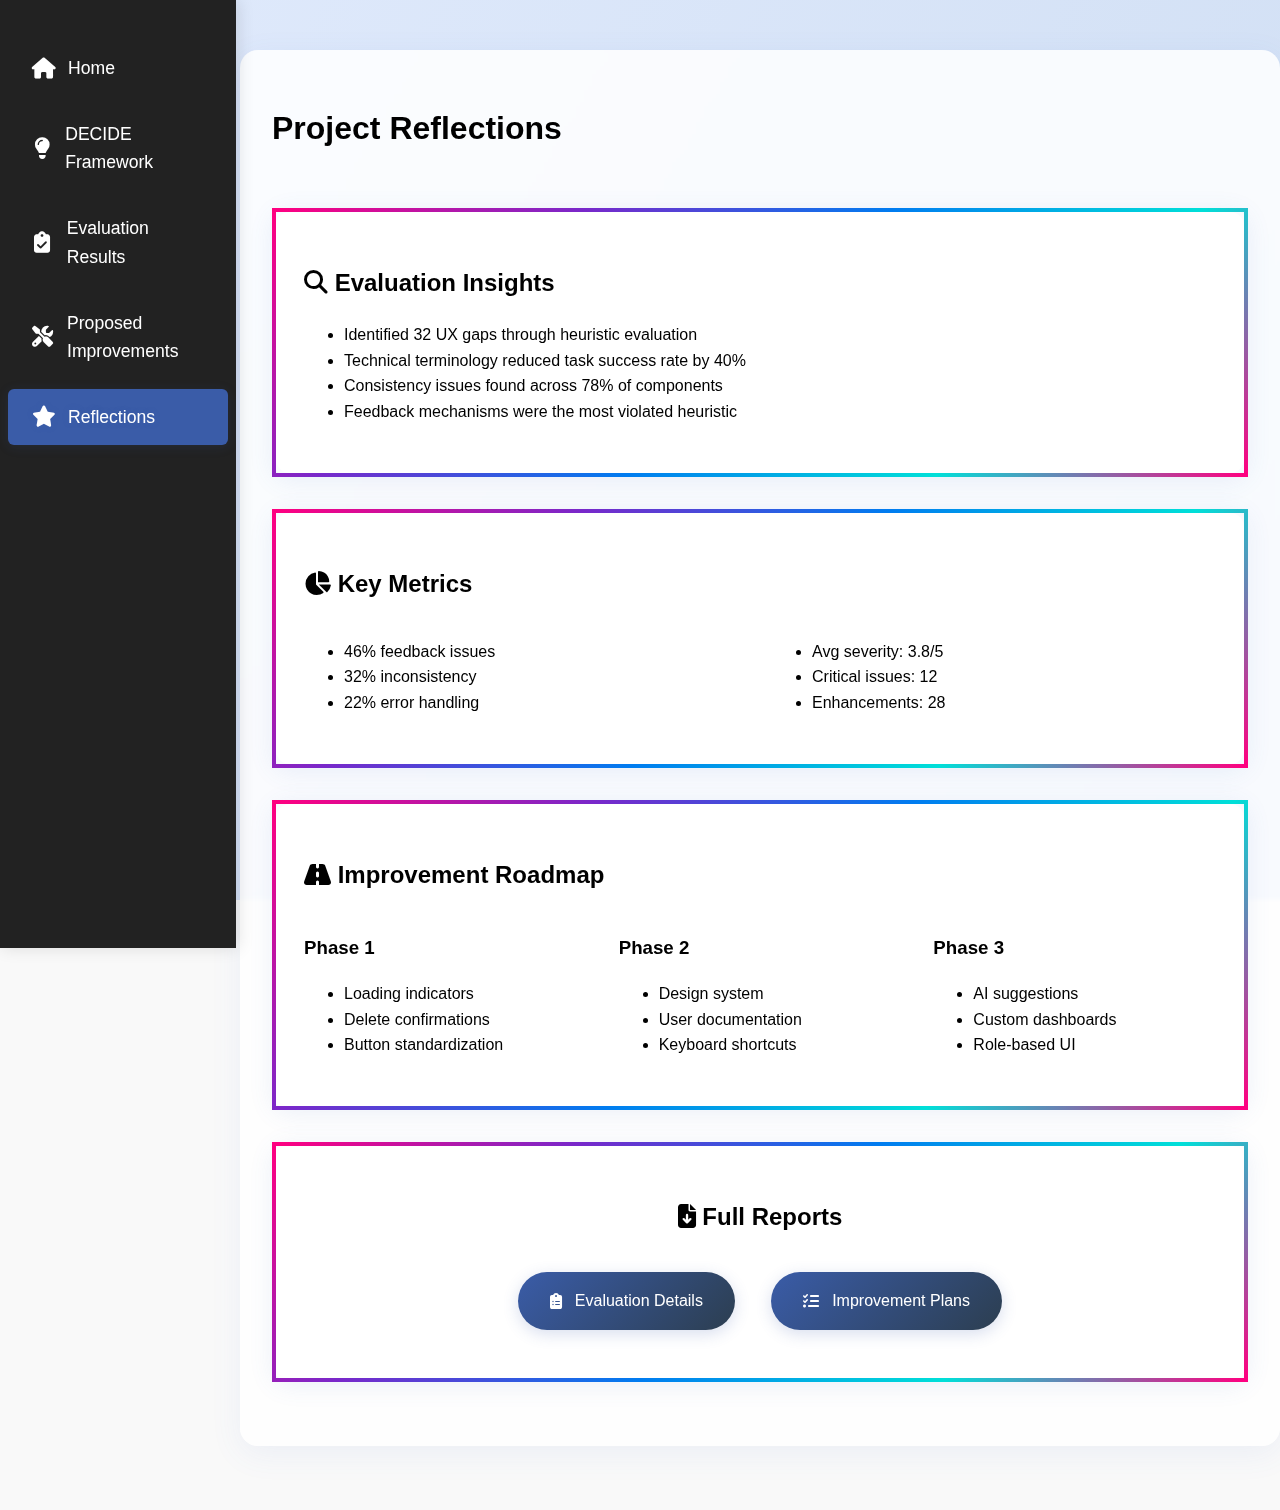
<file: reflections.html>
<!DOCTYPE html>
<html lang="en">
<head>
  <meta charset="UTF-8">
  <meta name="viewport" content="width=device-width, initial-scale=1.0">
  <title>Reflections | Heuristic Evaluation Report</title>
  <link rel="stylesheet" href="style.css">
  <link rel="stylesheet" href="https://cdnjs.cloudflare.com/ajax/libs/font-awesome/6.4.2/css/all.min.css">
</head>
<body class="extra-page">
  <nav class="sidebar">
    <ul>
      <li><a href="index.html"><i class="fas fa-home"></i> Home</a></li>
      <li><a href="decide.html"><i class="fas fa-lightbulb"></i> DECIDE Framework</a></li>
      <li><a href="evaluation.html"><i class="fas fa-clipboard-check"></i> Evaluation Results</a></li>
      <li><a href="improvements.html"><i class="fas fa-tools"></i> Proposed Improvements</a></li>
      <li><a href="extra.html" class="active"><i class="fas fa-star"></i> Reflections</a></li>
    </ul>
  </nav>

  <main>
    <h1>Project Reflections</h1>
    
    <div class="decide-cards">
      <!-- Insights Card -->
      <section class="decide-card spectrum-card">
        <h2><i class="fas fa-search"></i> Evaluation Insights</h2>
        <div class="card-content">
          <ul class="styled-list">
            <li>Identified 32 UX gaps through heuristic evaluation</li>
            <li>Technical terminology reduced task success rate by 40%</li>
            <li>Consistency issues found across 78% of components</li>
            <li>Feedback mechanisms were the most violated heuristic</li>
          </ul>
        </div>
      </section>

      <!-- Findings Card -->
      <section class="decide-card spectrum-card">
        <h2><i class="fas fa-chart-pie"></i> Key Metrics</h2>
        <div class="card-content">
          <div class="two-column">
            <ul class="styled-list">
              <li>46% feedback issues</li>
              <li>32% inconsistency</li>
              <li>22% error handling</li>
            </ul>
            <ul class="styled-list">
              <li>Avg severity: 3.8/5</li>
              <li>Critical issues: 12</li>
              <li>Enhancements: 28</li>
            </ul>
          </div>
        </div>
      </section>

      <!-- Roadmap Card -->
      <section class="decide-card spectrum-card full-width">
        <h2><i class="fas fa-road"></i> Improvement Roadmap</h2>
        <div class="three-column">
          <div>
            <h3>Phase 1</h3>
            <ul class="styled-list">
              <li>Loading indicators</li>
              <li>Delete confirmations</li>
              <li>Button standardization</li>
            </ul>
          </div>
          <div>
            <h3>Phase 2</h3>
            <ul class="styled-list">
              <li>Design system</li>
              <li>User documentation</li>
              <li>Keyboard shortcuts</li>
            </ul>
          </div>
          <div>
            <h3>Phase 3</h3>
            <ul class="styled-list">
              <li>AI suggestions</li>
              <li>Custom dashboards</li>
              <li>Role-based UI</li>
            </ul>
          </div>
        </div>
      </section>

      <!-- Download Card -->
      <section class="decide-card spectrum-card download-section">
        <h2><i class="fas fa-file-download"></i> Full Reports</h2>
        <div class="card-content">
          <a href="evaluation.html" class="download-btn">
            <i class="fas fa-clipboard-list"></i> Evaluation Details
          </a>
          <a href="improvements.html" class="download-btn">
            <i class="fas fa-tasks"></i> Improvement Plans
          </a>
        </div>
      </section>
    </div>
  </main>

</body>
</html>
</file>
<file: style.css>
body {
  font-family: Arial, sans-serif;
  margin: 0;
  padding: 0;
  line-height: 1.6;
  background-color: #f9f9f9;
  padding-top: 50px; /* Added to account for fixed nav */
  /* Parallax background */
  background-image: url('https://www.transparenttextures.com/patterns/diamond-upholstery.png'), linear-gradient(120deg, #e0eafc 0%, #cfdef3 100%);
  background-attachment: fixed;
  background-size: cover;
  transition: background 0.8s cubic-bezier(0.4,0,0.2,1);
}

nav {
  background: #333;
  color: #fff;
  padding: 0.5em;
  position: fixed;
  width: 100%;
  top: 0;
  z-index: 1000;
}

nav ul {
  list-style: none;
  display: flex;
  justify-content: space-around;
  padding: 0;
  margin: 0;
}

nav ul li a {
  color: white;
  text-decoration: none;
  padding: 0.5em;
}

main {
  padding: 2em;
  margin-bottom: 4em; /* Increased for footer space */
  transition: margin-left 0.3s, box-shadow 0.4s;
  min-height: 80vh;
  background: rgba(255,255,255,0.85);
  border-radius: 18px;
  box-shadow: 0 8px 32px rgba(80,120,200,0.08);
  animation: fadeInMain 1.2s cubic-bezier(0.4,0,0.2,1);
  display: flex;
  flex-direction: column;
}

@keyframes fadeInMain {
  from { opacity: 0; transform: translateY(40px); }
  to { opacity: 1; transform: none; }
}

/* Group members grid styling */
.members-grid {
  display: flex;
  flex-wrap: wrap;
  justify-content: space-between;
  gap: 20px;
  margin: 20px 0;
}

.member {
  width: calc(50% - 20px); /* 50% minus half the gap */
  box-sizing: border-box;
  display: flex;
  flex-direction: column;
  align-items: center;
  text-align: center;
  padding: 15px;
  background: white;
  border-radius: 96px;
  box-shadow: 0 2px 5px rgba(0,0,0,0.1);
  transition: box-shadow 0.3s, transform 0.3s;
}

.member:hover {
  box-shadow: 0 8px 32px rgba(80,120,200,0.18);
  transform: translateY(-8px) scale(1.03);
}

.member img {
  width: 360px;
  height: 360px;
  object-fit: cover;
  border-radius: 25%;
  margin-bottom: 10px;
  position: relative;
  z-index: 1;
  border: 4px solid transparent;
  background: linear-gradient(135deg, #ff0080, #7928ca, #007cf0, #00dfd8, #ff0080);
  background-size: 300% 300%;
  background-clip: border-box;
  transition: background-position 1s cubic-bezier(0.4,0,0.2,1), box-shadow 0.3s;
}

.member img:hover {
  background-position: 100% 0;
  box-shadow: 0 0 24px 4px rgba(58,92,168,0.18);
}

.member p {
  margin: 5px 0;
  font-weight: bold;
}

.system-screenshot {
  margin-top: 30px;
  text-align: center;
  clear: both; /* Ensure it appears below the grid */
}

.system-screenshot img {
  max-width: 100%;
  height: auto;
  border-radius: 8px;
}

.system-screenshot.enhanced {
  background: #fff;
  border-radius: 16px;
  box-shadow: 0 4px 16px rgba(0,0,0,0.12);
  padding: 32px 24px 24px 24px;
  margin-bottom: 40px;
  margin-top: 0;
  border: 2px solid #e0e0e0;
  box-shadow: 0 8px 32px rgba(80,120,200,0.12);
  transition: box-shadow 0.3s;
}

.system-screenshot.enhanced:hover {
  box-shadow: 0 16px 48px rgba(80,120,200,0.18);
}

.system-screenshot.enhanced img {
  border: 4px solid transparent;
  background: linear-gradient(135deg, #ff0080, #7928ca, #007cf0, #00dfd8, #ff0080);
  background-size: 300% 300%;
  background-clip: border-box;
  transition: background-position 1s cubic-bezier(0.4,0,0.2,1), box-shadow 0.3s;
  border-radius: 12px;
  position: relative;
  z-index: 1;
}

.system-screenshot.enhanced img:hover {
  background-position: 100% 0;
  box-shadow: 0 0 24px 4px rgba(58,92,168,0.18);
}

.home-page h1,
.home-page h2 {
  text-align: center;
  width: 100%;
}

/* Optional: Add some spacing and styling */
.home-page h1 {
  margin-top: 20px;
  margin-bottom: 30px;
  color: #333;
  font-size: 2.2em;
}

.home-page h2 {
  margin-top: 40px;
  margin-bottom: 20px;
  color: #444;
  font-size: 1.8em;
}

footer {
  background: linear-gradient(90deg, #222 0%, #3a3a72 100%);
  color: #fff;
  text-align: center;
  padding: 1.2em 1em 1.2em 1em;
  width: calc(100% - 240px);
  max-width: none;
  margin: 0 0 0 240px;
  font-size: 1em;
  box-shadow: 0 -4px 24px rgba(80,120,200,0.18);
  border-top: 2px solid #ffd70044;
  letter-spacing: 0.04em;
  border-radius: 0;
  z-index: 1;
  position: static;
  transition: background 0.5s, box-shadow 0.4s;
}
footer a {
  color: #ffd700;
  text-decoration: underline;
  transition: color 0.2s;
}
footer a:hover {
  color: #fffbe7;
}

/* Responsive adjustments */
@media (max-width: 768px) {
  .member {
    width: 100%; /* Stack on small screens */
  }
  
  nav ul {
    flex-direction: column;
    align-items: center;
  }
  
  body {
    padding-top: 80px; /* More space for stacked nav */
  }
}

.sidebar {
  position: fixed;
  top: 0;
  left: 0;
  width: 220px;
  height: 100vh;
  background: #222;
  color: #fff;
  padding-top: 40px;
  z-index: 1000;
  box-shadow: 2px 0 16px rgba(0,0,0,0.12);
  display: flex;
  flex-direction: column;
  transition: background 0.4s, box-shadow 0.4s, width 0.3s;
}

.sidebar ul {
  list-style: none;
  padding: 0;
  margin: 0;
  display: flex;
  flex-direction: column;
  gap: 10px;
}

.sidebar ul li {
  width: 100%;
}

.sidebar ul li a {
  display: flex;
  align-items: center;
  color: #fff;
  text-decoration: none;
  padding: 14px 24px;
  font-size: 1.1em;
  border-radius: 6px;
  transition: background 0.2s, color 0.2s, box-shadow 0.3s;
  gap: 14px;
}

.sidebar ul li a:hover, .sidebar ul li a:focus,
.sidebar ul li a.active, .sidebar ul li a[aria-current="page"] {
  background: #3a5ca8;
  color: #fff;
  box-shadow: 0 2px 12px rgba(58,92,168,0.15);
  text-shadow: 0 0 6px #3a5ca844;
}

.sidebar i {
  font-size: 1.2em;
  width: 22px;
  text-align: center;
}

main {
  margin-left: 240px;
  padding: 2em;
  margin-bottom: 4em;
}

nav {
  display: none;
}

@media (max-width: 1200px) {
  main {
    margin-left: 180px;
    padding: 1.2em;
  }
  .sidebar {
    width: 150px;
  }
}

@media (max-width: 900px) {
  .sidebar {
    width: 60px;
    padding-top: 20px;
  }
  .sidebar ul li a {
    padding: 12px 10px;
    font-size: 1em;
    gap: 0;
    justify-content: center;
  }
  .sidebar ul li a span {
    display: none;
  }
  main {
    margin-left: 70px;
    padding: 1em;
  }
  footer {
    width: calc(100% - 70px);
    margin-left: 70px;
    border-radius: 0;
  }
}

@media (max-width: 600px) {
  main {
    margin-left: 0;
    padding: 0.5em;
    border-radius: 0;
  }
  .sidebar {
    position: fixed;
    left: 0;
    top: 0;
    width: 100vw;
    height: 48px;
    flex-direction: row;
    align-items: center;
    justify-content: center;
    box-shadow: 0 2px 12px rgba(0,0,0,0.08);
    z-index: 2000;
    padding: 0;
  }
  .sidebar ul {
    flex-direction: row;
    gap: 0;
    width: 100%;
    justify-content: space-around;
  }
  .sidebar ul li {
    width: auto;
  }
  .sidebar ul li a {
    padding: 10px 8px;
    font-size: 1em;
    border-radius: 0;
    min-width: 44px;
    min-height: 44px;
  }
  .sidebar i {
    font-size: 1.2em;
  }
  .members-grid {
    flex-direction: column;
    gap: 12px;
  }
  .member {
    width: 100%;
    padding: 8px;
    border-radius: 24px;
  }
  .member img {
    width: 100%;
    height: auto;
    max-width: 220px;
    max-height: 220px;
  }
  .system-screenshot.enhanced {
    padding: 12px 4px 12px 4px;
    border-radius: 12px;
  }
  footer {
    width: 100vw;
    margin-left: 0;
    border-radius: 0;
    max-width: none;
  }
  h1, h2 {
    font-size: 1.2em;
  }
}

/* Parallax effect for main content on scroll */
@media (min-width: 900px) {
  main {
    background-attachment: fixed;
    background: rgba(255,255,255,0.85);
    backdrop-filter: blur(2px);
  }
}

section, .system-screenshot.enhanced, .group-members {
  animation: fadeInSection 1.2s cubic-bezier(0.4,0,0.2,1);
  animation-delay: 0.2s;
  animation-fill-mode: both;
}

@keyframes fadeInSection {
  from { opacity: 0; transform: translateY(30px); }
  to { opacity: 1; transform: none; }
}

.decide-cards {
  display: flex;
  flex-direction: column;
  gap: 32px;
  margin: 32px 0;
}

.decide-card.spectrum-card {
  background: rgba(255,255,255,0.92);
  border-radius: 18px;
  box-shadow: 0 4px 24px rgba(80,120,200,0.10);
  border: 4px solid transparent;
  background-clip: padding-box, border-box;
  border-image: linear-gradient(135deg, #ff0080, #7928ca, #007cf0, #00dfd8, #ff0080) 1;
  position: relative;
  padding: 32px 28px;
  animation: fadeInSection 1.2s cubic-bezier(0.4,0,0.2,1);
  transition: box-shadow 0.3s, border-image 1s;
}

.decide-card.spectrum-card:hover {
  box-shadow: 0 8px 32px rgba(58,92,168,0.18);
  border-image: linear-gradient(270deg, #ff0080, #00dfd8, #007cf0, #7928ca, #ff0080) 1;
}

@media (max-width: 900px) {
  .decide-card.spectrum-card {
    padding: 18px 8px;
    border-radius: 12px;
  }
  .decide-cards {
    gap: 18px;
  }
}

.box-cards {
  display: flex;
  flex-direction: column;
  gap: 32px;
  margin: 32px 0;
}

.box-card.spectrum-card {
  background: rgba(255,255,255,0.92);
  border-radius: 18px;
  box-shadow: 0 4px 24px rgba(80,120,200,0.10);
  border: 4px solid transparent;
  background-clip: padding-box, border-box;
  border-image: linear-gradient(135deg, #ff0080, #7928ca, #007cf0, #00dfd8, #ff0080) 1;
  position: relative;
  padding: 32px 28px;
  animation: fadeInSection 1.2s cubic-bezier(0.4,0,0.2,1);
  transition: box-shadow 0.3s, border-image 1s;
}

.box.spectrum-card:hover {
  box-shadow: 0 8px 32px rgba(58,92,168,0.18);
  border-image: linear-gradient(270deg, #ff0080, #00dfd8, #007cf0, #7928ca, #ff0080) 1;
}

@media (max-width: 900px) {
  .box.spectrum-card {
    padding: 18px 8px;
    border-radius: 12px;
  }
  .box-cards {
    gap: 18px;
  }
}

/* Reflections Specific Styles */
.reflection-cards {
  display: grid;
  gap: 2rem;
  grid-template-columns: repeat(auto-fit, minmax(300px, 1fr));
}

.three-column {
  display: grid;
  grid-template-columns: repeat(3, 1fr);
  gap: 2rem;
}

.two-column {
  display: grid;
  grid-template-columns: 1fr 1fr;
  gap: 1.5rem;
}

.download-section {
  text-align: center;
  padding: 2rem;
}

.download-btn {
  display: inline-flex;
  align-items: center;
  padding: 1rem 2rem;
  margin: 1rem;
  background: linear-gradient(135deg, #3a5ca8, #2c3e50);
  color: white;
  border-radius: 50px;
  text-decoration: none;
  transition: transform 0.3s, box-shadow 0.3s;
  box-shadow: 0 4px 16px rgba(58,92,168,0.2);
}

.download-btn:hover {
  transform: translateY(-3px);
  box-shadow: 0 8px 24px rgba(58,92,168,0.3);
}

.download-btn i {
  margin-right: 0.8rem;
}

.full-width {
  grid-column: 1 / -1;
}

@media (max-width: 768px) {
  .three-column, .two-column {
    grid-template-columns: 1fr;
  }
  
  .download-btn {
    width: 100%;
    justify-content: center;
    margin: 0.5rem 0;
  }
}


/* Image Grid Styles */
.screenshot-grid {
  display: grid;
  grid-template-columns: repeat(auto-fit, minmax(300px, 1fr));
  gap: 2rem;
  margin-top: 1.5rem;
}

.screenshot-grid figure {
  margin: 0;
  display: flex;
  flex-direction: column;
  align-items: center;
}

.screenshot-grid figcaption {
  margin-top: 0.8rem;
  font-size: 0.9em;
  color: #555;
  text-align: center;
  font-style: italic;
}

@media (max-width: 768px) {
  .screenshot-grid {
    grid-template-columns: 1fr;
    gap: 1.5rem;
  }
  
  .screenshot-grid figure {
    margin-bottom: 1rem;
  }
}

/* Enhance existing image style */
.evaluation-screenshot {
  width: 100%;
  max-width: 100%;
  height: auto;
  border-radius: 12px;
  box-shadow: 0 4px 12px rgba(0,0,0,0.15);
  transition: transform 0.3s ease;
}

.evaluation-screenshot:hover {
  transform: scale(1.02);
}
</file>
